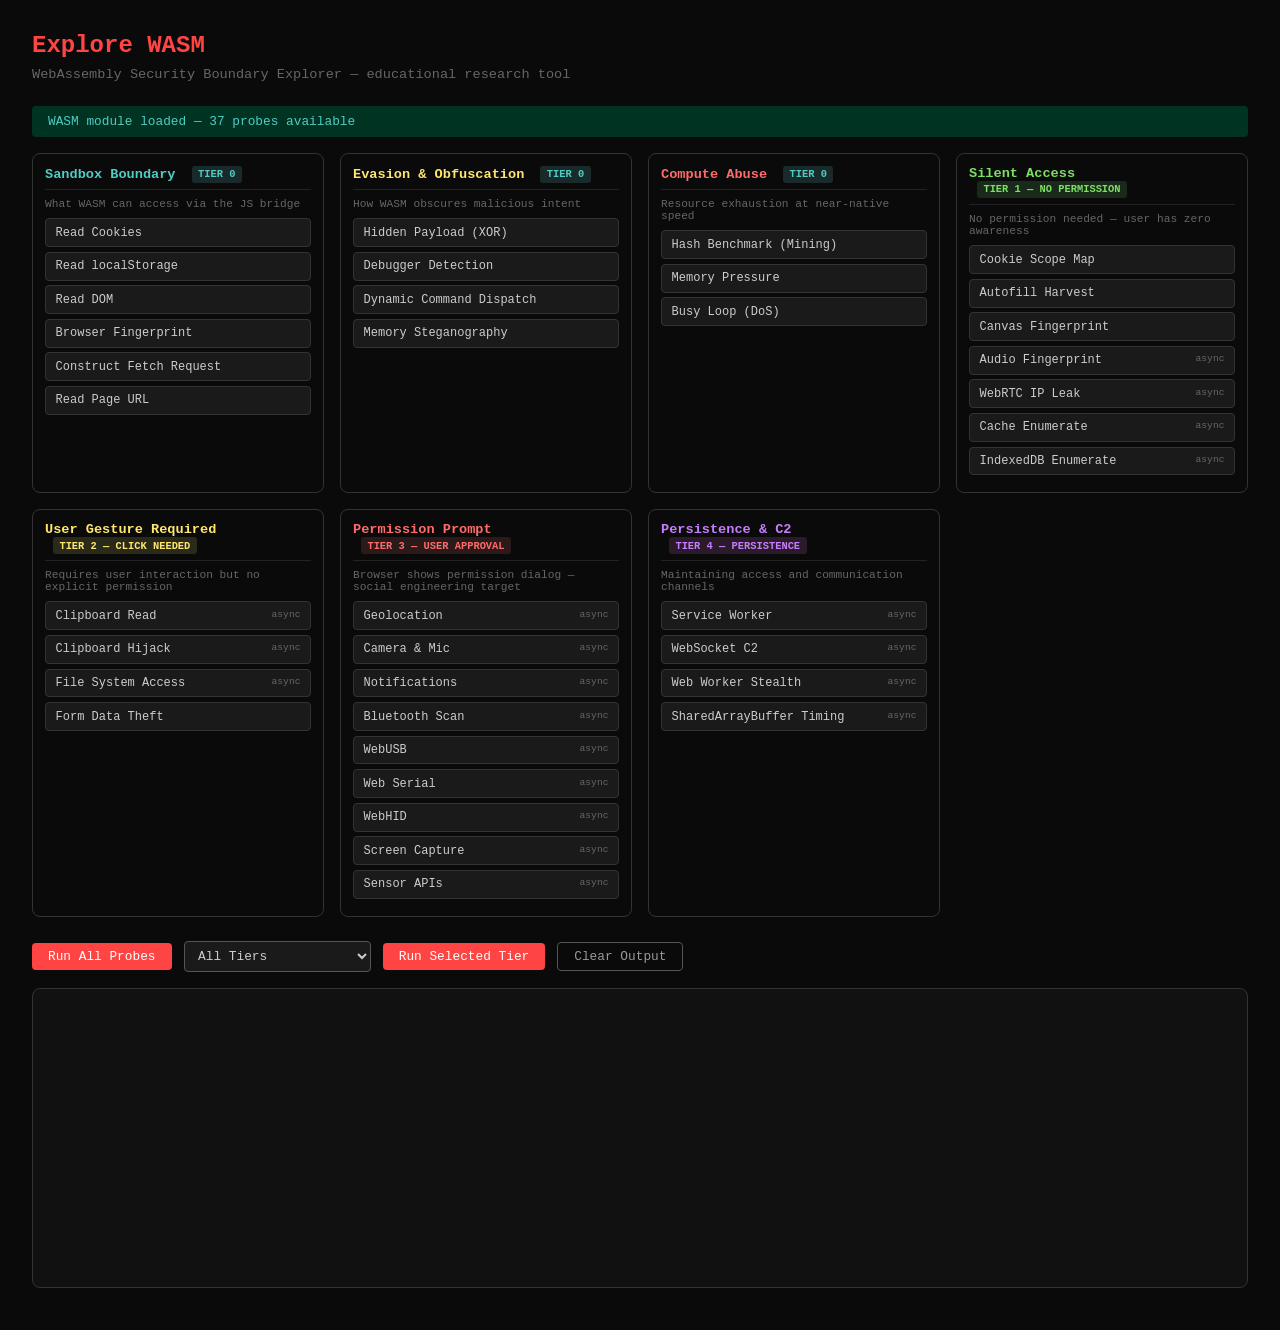
<file: static/explore-wasm/index.html>
<!DOCTYPE html>
<html lang="en">
<head>
    <meta charset="utf-8">
    <title>Explore WASM — Security Boundary Explorer</title>
    <style>
        * { margin: 0; padding: 0; box-sizing: border-box; }
        body {
            font-family: 'SF Mono', 'Fira Code', 'Consolas', monospace;
            background: #0a0a0a;
            color: #e0e0e0;
            min-height: 100vh;
            padding: 2rem;
        }
        h1 {
            color: #ff4444;
            font-size: 1.5rem;
            margin-bottom: 0.5rem;
        }
        .subtitle {
            color: #666;
            font-size: 0.85rem;
            margin-bottom: 1.5rem;
        }
        .tier-label {
            display: inline-block;
            font-size: 0.65rem;
            padding: 0.15rem 0.4rem;
            border-radius: 3px;
            margin-left: 0.5rem;
            vertical-align: middle;
        }
        .tier-0 { background: #1a2a2a; color: #4ecdc4; }
        .tier-1 { background: #1a2a1a; color: #7ddf64; }
        .tier-2 { background: #2a2a1a; color: #ffe66d; }
        .tier-3 { background: #2a1a1a; color: #ff6b6b; }
        .tier-4 { background: #2a1a2a; color: #c77dff; }
        .categories {
            display: grid;
            grid-template-columns: repeat(auto-fit, minmax(280px, 1fr));
            gap: 1rem;
            margin-bottom: 1.5rem;
        }
        .category {
            border: 1px solid #333;
            border-radius: 8px;
            padding: 0.75rem;
        }
        .category h2 {
            font-size: 0.85rem;
            margin-bottom: 0.5rem;
            padding-bottom: 0.4rem;
            border-bottom: 1px solid #222;
        }
        .category p.desc {
            color: #666;
            font-size: 0.7rem;
            margin-bottom: 0.5rem;
        }
        .cat-sandbox h2 { color: #4ecdc4; }
        .cat-evasion h2 { color: #ffe66d; }
        .cat-compute h2 { color: #ff6b6b; }
        .cat-silent h2 { color: #7ddf64; }
        .cat-gesture h2 { color: #ffe66d; }
        .cat-permission h2 { color: #ff6b6b; }
        .cat-persist h2 { color: #c77dff; }
        .probe-btn {
            display: block;
            width: 100%;
            padding: 0.4rem 0.6rem;
            margin-bottom: 0.3rem;
            background: #1a1a1a;
            border: 1px solid #333;
            border-radius: 4px;
            color: #ccc;
            font-family: inherit;
            font-size: 0.75rem;
            cursor: pointer;
            text-align: left;
            transition: all 0.15s;
        }
        .probe-btn:hover { background: #252525; border-color: #555; }
        .probe-btn.running { border-color: #ffe66d; color: #ffe66d; }
        .probe-btn.done { border-color: #4ecdc4; }
        .probe-btn .async-badge {
            font-size: 0.6rem;
            color: #666;
            float: right;
        }
        .controls {
            margin-bottom: 1rem;
            display: flex;
            gap: 0.75rem;
            flex-wrap: wrap;
            align-items: center;
        }
        .controls button {
            padding: 0.4rem 1rem;
            background: #ff4444;
            border: none;
            border-radius: 4px;
            color: white;
            font-family: inherit;
            font-size: 0.8rem;
            cursor: pointer;
            transition: background 0.15s;
        }
        .controls button:hover { background: #ff6666; }
        .controls button.secondary {
            background: transparent;
            border: 1px solid #555;
            color: #999;
        }
        .controls button.secondary:hover { border-color: #888; color: #ccc; }
        .controls select {
            padding: 0.4rem 0.6rem;
            background: #1a1a1a;
            border: 1px solid #555;
            border-radius: 4px;
            color: #ccc;
            font-family: inherit;
            font-size: 0.8rem;
        }
        #output {
            background: #111;
            border: 1px solid #333;
            border-radius: 8px;
            padding: 1rem;
            min-height: 300px;
            max-height: 60vh;
            overflow-y: auto;
            white-space: pre-wrap;
            font-size: 0.75rem;
            line-height: 1.5;
        }
        .output-entry { margin-bottom: 1rem; }
        .output-entry .header { color: #ff4444; font-weight: bold; }
        .status-crossed { color: #ff6b6b; }
        .status-blocked { color: #4ecdc4; }
        .status-probed { color: #ffe66d; }
        .status-evasion { color: #ffe66d; }
        .status-abuse { color: #ff6b6b; }
        #wasm-status {
            padding: 0.5rem 1rem;
            margin-bottom: 1rem;
            border-radius: 4px;
            font-size: 0.8rem;
        }
        .status-loading { background: #332200; color: #ffe66d; }
        .status-ready { background: #003322; color: #4ecdc4; }
        .status-error { background: #330000; color: #ff4444; }
    </style>
</head>
<body>
    <h1>Explore WASM</h1>
    <p class="subtitle">WebAssembly Security Boundary Explorer — educational research tool</p>

    <div id="wasm-status" class="status-loading">Loading WASM module...</div>

    <div class="categories">
        <!-- Phase 0: Original probes -->
        <div class="category cat-sandbox">
            <h2>Sandbox Boundary <span class="tier-label tier-0">TIER 0</span></h2>
            <p class="desc">What WASM can access via the JS bridge</p>
            <button class="probe-btn" data-probe="sandbox::read_cookies">Read Cookies</button>
            <button class="probe-btn" data-probe="sandbox::read_localstorage">Read localStorage</button>
            <button class="probe-btn" data-probe="sandbox::read_dom">Read DOM</button>
            <button class="probe-btn" data-probe="sandbox::navigator_fingerprint">Browser Fingerprint</button>
            <button class="probe-btn" data-probe="sandbox::attempt_fetch">Construct Fetch Request</button>
            <button class="probe-btn" data-probe="sandbox::read_url">Read Page URL</button>
        </div>
        <div class="category cat-evasion">
            <h2>Evasion &amp; Obfuscation <span class="tier-label tier-0">TIER 0</span></h2>
            <p class="desc">How WASM obscures malicious intent</p>
            <button class="probe-btn" data-probe="evasion::hidden_payload">Hidden Payload (XOR)</button>
            <button class="probe-btn" data-probe="evasion::timing_check">Debugger Detection</button>
            <button class="probe-btn" data-probe="evasion::dynamic_dispatch">Dynamic Command Dispatch</button>
            <button class="probe-btn" data-probe="evasion::memory_stego">Memory Steganography</button>
        </div>
        <div class="category cat-compute">
            <h2>Compute Abuse <span class="tier-label tier-0">TIER 0</span></h2>
            <p class="desc">Resource exhaustion at near-native speed</p>
            <button class="probe-btn" data-probe="compute::hash_benchmark">Hash Benchmark (Mining)</button>
            <button class="probe-btn" data-probe="compute::memory_pressure">Memory Pressure</button>
            <button class="probe-btn" data-probe="compute::busy_loop">Busy Loop (DoS)</button>
        </div>

        <!-- Tier 1: Silent access -->
        <div class="category cat-silent">
            <h2>Silent Access <span class="tier-label tier-1">TIER 1 — NO PERMISSION</span></h2>
            <p class="desc">No permission needed — user has zero awareness</p>
            <button class="probe-btn" data-probe="silent::cookie_scope_map">Cookie Scope Map</button>
            <button class="probe-btn" data-probe="silent::autofill_harvest">Autofill Harvest</button>
            <button class="probe-btn" data-probe="silent::canvas_fingerprint">Canvas Fingerprint</button>
            <button class="probe-btn" data-probe="silent::audio_fingerprint">Audio Fingerprint <span class="async-badge">async</span></button>
            <button class="probe-btn" data-probe="silent::webrtc_ip_leak">WebRTC IP Leak <span class="async-badge">async</span></button>
            <button class="probe-btn" data-probe="silent::cache_enumerate">Cache Enumerate <span class="async-badge">async</span></button>
            <button class="probe-btn" data-probe="silent::indexeddb_enumerate">IndexedDB Enumerate <span class="async-badge">async</span></button>
        </div>

        <!-- Tier 2: User gesture -->
        <div class="category cat-gesture">
            <h2>User Gesture Required <span class="tier-label tier-2">TIER 2 — CLICK NEEDED</span></h2>
            <p class="desc">Requires user interaction but no explicit permission</p>
            <button class="probe-btn" data-probe="gesture::clipboard_read">Clipboard Read <span class="async-badge">async</span></button>
            <button class="probe-btn" data-probe="gesture::clipboard_hijack">Clipboard Hijack <span class="async-badge">async</span></button>
            <button class="probe-btn" data-probe="gesture::filesystem_probe">File System Access <span class="async-badge">async</span></button>
            <button class="probe-btn" data-probe="gesture::form_data_theft">Form Data Theft</button>
        </div>

        <!-- Tier 3: Permission prompt -->
        <div class="category cat-permission">
            <h2>Permission Prompt <span class="tier-label tier-3">TIER 3 — USER APPROVAL</span></h2>
            <p class="desc">Browser shows permission dialog — social engineering target</p>
            <button class="probe-btn" data-probe="permission::geolocation">Geolocation <span class="async-badge">async</span></button>
            <button class="probe-btn" data-probe="permission::media_devices">Camera &amp; Mic <span class="async-badge">async</span></button>
            <button class="probe-btn" data-probe="permission::notification_probe">Notifications <span class="async-badge">async</span></button>
            <button class="probe-btn" data-probe="permission::bluetooth_scan">Bluetooth Scan <span class="async-badge">async</span></button>
            <button class="probe-btn" data-probe="permission::usb_probe">WebUSB <span class="async-badge">async</span></button>
            <button class="probe-btn" data-probe="permission::serial_probe">Web Serial <span class="async-badge">async</span></button>
            <button class="probe-btn" data-probe="permission::hid_probe">WebHID <span class="async-badge">async</span></button>
            <button class="probe-btn" data-probe="permission::screen_capture">Screen Capture <span class="async-badge">async</span></button>
            <button class="probe-btn" data-probe="permission::sensor_probe">Sensor APIs <span class="async-badge">async</span></button>
        </div>

        <!-- Tier 4: Persistence -->
        <div class="category cat-persist">
            <h2>Persistence &amp; C2 <span class="tier-label tier-4">TIER 4 — PERSISTENCE</span></h2>
            <p class="desc">Maintaining access and communication channels</p>
            <button class="probe-btn" data-probe="persist::service_worker">Service Worker <span class="async-badge">async</span></button>
            <button class="probe-btn" data-probe="persist::websocket_c2">WebSocket C2 <span class="async-badge">async</span></button>
            <button class="probe-btn" data-probe="persist::web_worker_stealth">Web Worker Stealth <span class="async-badge">async</span></button>
            <button class="probe-btn" data-probe="persist::shared_memory_timing">SharedArrayBuffer Timing <span class="async-badge">async</span></button>
        </div>
    </div>

    <div class="controls">
        <button id="run-all">Run All Probes</button>
        <select id="tier-select">
            <option value="all">All Tiers</option>
            <option value="sandbox">Tier 0: Sandbox</option>
            <option value="evasion">Tier 0: Evasion</option>
            <option value="compute">Tier 0: Compute</option>
            <option value="silent">Tier 1: Silent</option>
            <option value="gesture">Tier 2: Gesture</option>
            <option value="permission">Tier 3: Permission</option>
            <option value="persist">Tier 4: Persistence</option>
        </select>
        <button id="run-tier">Run Selected Tier</button>
        <button id="clear" class="secondary">Clear Output</button>
    </div>

    <div id="output"></div>

    <script type="module" src="js/harness.js"></script>
</body>
</html>
</file>
